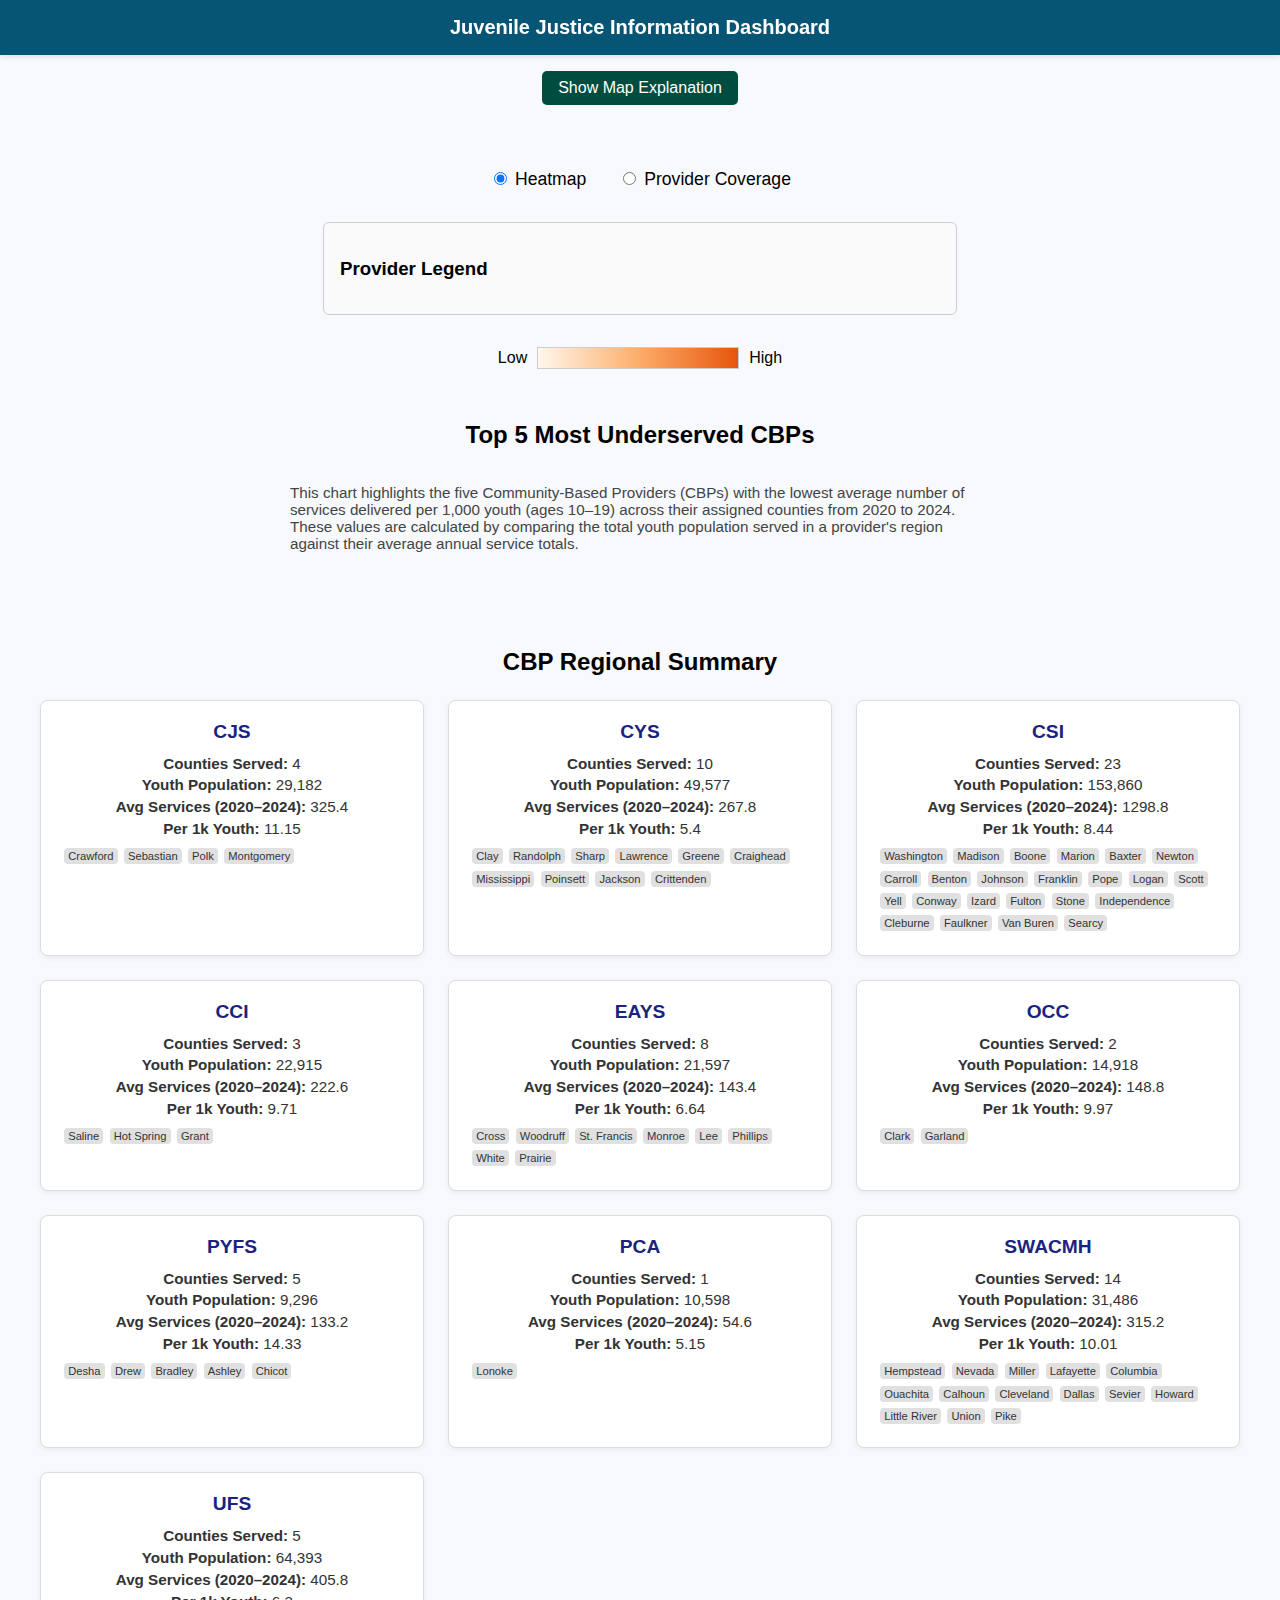
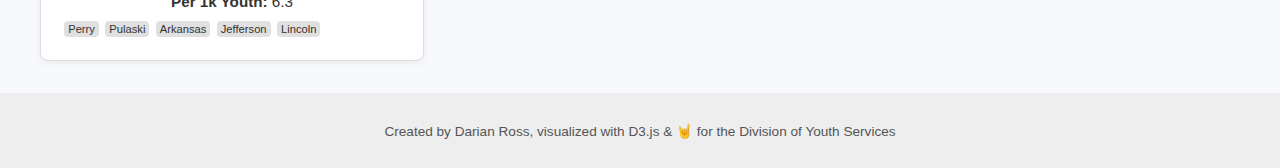
<file: index.html>
<!DOCTYPE html>
<html lang="en">
  <head>
    <meta charset="UTF-8" />
    <title>Arkansas County DHS-DYS Heatmap</title>
    <link rel="stylesheet" href="./styles/index.css" />
    <script src="https://d3js.org/d3.v7.min.js"></script>
    <script src="scripts/mapRenderer.js" defer></script>
  </head>

  <body>
    <header>
      <h1>Juvenile Justice Information Dashboard</h1>
    </header>
    <section id="data-description-wrapper">
      <button id="toggle-description">Show Map Explanation</button>

      <div id="data-description" style="display: none">
        <h2>What are you seeing?</h2>
        <p>
          This interactive map and dashboard visualize the youth services
          delivered across Arkansas by
          <strong>Community-Based Providers (CBPs)</strong> from 2020 to 2024.
          These services support youth aged <strong>10 to 19</strong> and vary
          by region based on need, access, and provider resources.
        </p>

        <p>The data is displayed in two visual modes:</p>
        <ul>
          <li>
            <strong>Heatmap</strong> – Each county is shaded based on the
            <em
              >average number of services delivered per 1,000 youth (ages
              10–19)</em
            >. However, please note: the total number of youth served by a CBP
            is reported as a single figure across all counties they serve. The
            shading for each county reflects that average proportionally — it
            does <em>not</em> represent the exact number of services delivered
            within that individual county.
          </li>
          <li>
            <strong>Provider Coverage</strong> – Each county is color-coded
            based on the CBP assigned to serve that area. This view illustrates
            service regions and the overall reach of each provider, regardless
            of where their actual services were delivered.
          </li>
        </ul>

        <p>
          Below the map, the <strong>CBP Regional Summary</strong> provides a
          breakdown of each provider’s reach, the total youth population they
          serve, average number of services provided, and their overall service
          rate per 1,000 youth across their designated counties.
        </p>

        <p>
          This visualization aims to inform decision-making, promote equity, and
          spotlight areas where youth may be underserved or where provider
          capacity may need to grow.
        </p>
      </div>
    </section>

    <main>
      <div id="county-modal" class="hidden">
        <div class="county-modal-content">
          <span id="close-modal" class="county-modal-close">&times;</span>
          <h2 id="modal-county-name">County Name</h2>
          <div id="modal-data-container"></div>
        </div>
      </div>
      <section id="map-controls">
        <label
          ><input type="radio" name="mapMode" value="heatmap" checked />
          Heatmap</label
        >
        <label
          ><input type="radio" name="mapMode" value="providers" /> Provider
          Coverage</label
        >
      </section>

      <div id="map-container"></div>
      <section id="provider-legend">
        <h3>Provider Legend</h3>
        <ul id="legend-list"></ul>
      </section>

      <div id="legend">
        <span>Low</span>
        <div class="legend-bar"></div>
        <span>High</span>
      </div>
    </main>
    <section id="top5-section">
      <h2>Top 5 Most Underserved CBPs</h2>
      <p class="top5-description">
        This chart highlights the five Community-Based Providers (CBPs) with the
        lowest average number of services delivered per 1,000 youth (ages 10–19)
        across their assigned counties from 2020 to 2024. These values are
        calculated by comparing the total youth population served in a
        provider's region against their average annual service totals.
      </p>
      <div id="top5-chart" class="responsive-chart"></div>
      <div id="top5-chart"></div>
    </section>

    <section id="cbp-summary-panel">
      <h2>CBP Regional Summary</h2>
      <div id="cbp-panel-container"></div>
    </section>

    <footer>
      <p>
        Created by Darian Ross, visualized with D3.js & 🤘 for the Division of
        Youth Services
      </p>
    </footer>

    <script src="scripts/cbpPanel.js"></script>
  </body>
</html>
</file>
<file: styles/index.css>
html {
  scroll-behavior: smooth;
}
body {
  font-family: "Segoe UI", sans-serif;
  background-color: #f7f9fc;
  margin: 0;
  padding: 0;
  text-align: center;
}
header {
  background-color:rgb(7, 85, 116);
  color: #fff;
  padding: 1rem 0;
  box-shadow: 0 2px 5px rgba(0, 0, 0, 0.1);
  position: sticky;
  top: 0;  /* Add this */
  z-index: 1002;
}
header h1 {
  margin: 0;
  font-size: 1.25rem;
}
header p {
  font-size: 1rem;
  margin: 0.5rem 0 0;
}
footer {
  background-color: #eeeeee;
  padding: 1rem;
  font-size: 0.85rem;
  margin-top: 2rem;
  color: #555;
}
main {
  padding: 2rem;
}
#map-container {
  position: relative;
  z-index: 1; /* Lower z-index than modal */
}

#map-container svg {
  max-width: 95%;
  position: relative;
  height: auto;
  z-index: 1;
}
#map-controls {
  margin: 1rem auto;
  display: flex;
  justify-content: center;
  gap: 2rem;
  font-size: 1.1rem;
}
#data-description {
  max-width: 800px;
  margin: 2rem auto;
  text-align: left;
  padding: 1rem;
  background: #fefefe;
  border: 1px solid #ccc;
  border-radius: 6px;
}
#provider-legend {
  max-width: 600px;
  margin: 2rem auto;
  text-align: left;
  padding: 1rem;
  background: #fafafa;
  border: 1px solid #ccc;
  border-radius: 6px;
}
#legend-list {
  list-style: none;
  padding: 0;
}
#legend-list li {
  display: flex;
  align-items: center;
  margin: 5px 0;
}
#legend-list span.color-box {
  display: inline-block;
  width: 20px;
  height: 20px;
  margin-right: 10px;
  border: 1px solid #999;
}
.tooltip {
  font-family: sans-serif;
  font-size: 13px;
  pointer-events: none;
  position: absolute;
  padding: 10px;
  background: #fff;
  border: 1px solid #ccc;
  border-radius: 5px;
  opacity: 0;
  z-index: 5;
}
#legend {
  display: flex;
  align-items: center;
  justify-content: center;
  gap: 10px;
  margin-top: 20px;
}
.legend-bar {
  width: 200px;
  height: 20px;
  background: linear-gradient(to right, #fff7ec, #fdae6b, #e6550d);
  border: 1px solid #ccc;
}

#cbp-panel-container {
  display: grid;
  grid-template-columns: repeat(auto-fit, minmax(300px, 1fr));
  gap: 1.5rem;
  margin: 1.5rem;
  padding: 0 1rem;
}
.cbp-card {
  background: #fff;
  border-radius: 8px;
  padding: 1.25rem;
  border: 1px solid #ddd;
  box-shadow: 0 2px 6px rgba(0, 0, 0, 0.06);
  transition: transform 0.2s ease;
  width: 100%; 
  box-sizing: border-box; 
}
.cbp-card:hover {
  transform: scale(1.02);
  box-shadow: 0 4px 12px rgba(0, 0, 0, 0.1);
}
.cbp-card h3 {
  margin: 0;
  font-size: 1.2rem;
  color: #1a237e;
}
.cbp-card ul {
  list-style: none;
  margin: 0.75rem 0 0;
  padding: 0;
  font-size: 0.95rem;
  color: #333;
}
.cbp-card ul li {
  margin: 0.3rem 0;
}
.cbp-card .badge {
  display: inline-block;
  background: #e0e0e0;
  color: #333;
  font-size: 0.75rem;
  margin: 0.2rem;
  padding: 2px 6px;
  border-radius: 4px;
}
.cbp-card .badge-container {
  display: flex;
  flex-wrap: wrap;
  margin-top: 0.75rem;
}
#toggle-description {
  display: block;
  margin: 1rem auto;
  background-color: #004d40;
  color: white;
  padding: 8px 16px;
  font-size: 1rem;
  border: none;
  border-radius: 5px;
  cursor: pointer;
  transition: all 0.2s ease;
}
#toggle-description:hover {
  background-color: #00796b;
}
.sparkline {
  margin-top: 1rem;
  text-align: center;
}
.top5-description {
  max-width: 700px;
  margin: 0.5rem auto 1rem;
  font-size: 0.95rem;
  color: #444;
  text-align: left;
  padding: 1em;
}
#top5-section {
  width: 100%;
  max-width: 800px;
  margin: 0 auto;
}
#top5-chart svg {
  width: 100%;
  height: auto;
}
#top5-chart {
  margin-bottom: 2rem;
}
.responsive-chart {
  width: 100%;
  max-width: 800px;
  margin: 0 auto;
  padding: 1rem;
  box-sizing: border-box;
}
.responsive-chart svg {
  width: 100%;
  height: auto;
  display: block;
}

#county-modal {
  display: none;
  position: fixed;
  top: 0;
  left: 0;
  right: 0;
  bottom: 0;
  width: 100vw;
  height: 100vh;
  background-color: rgba(0, 0, 0, 0.5);
  animation: fadeIn 0.3s ease-in-out;
  z-index: 9999; 
  justify-content: center;
  align-items: center;
  backdrop-filter: blur(3px);
}

/* Modal inner content box */
.county-modal-content {
  background: #ffffff;
  padding: 2rem; 
  border-radius: 8px;
  width: 90%;
  max-width: 600px;
  max-height: 80vh;
  overflow-y: auto;
  box-shadow: 0 4px 20px rgba(0, 0, 0, 0.15);
  animation: slideIn 0.3s ease-out;
}
/* Modal header */
#modal-county-name {
  margin: 0 0 1.5rem 0;
  color: #264653;
  padding-right: 30px; /* Space for close button */
}

/* Modal close button */
.county-modal-close {
  position: absolute;
  top: 15px;
  right: 15px;
  width: 30px;
  height: 30px;
  border: none;
  background: transparent;
  cursor: pointer;
  font-size: 1.5rem;
  color: #666;
  display: flex;
  align-items: center;
  justify-content: center;
  transition: color 0.2s ease;
}

/* Modal header */
#modal-county-name {
  margin: 0 0 1.5rem 0;
  color: #264653;
  padding-right: 30px; /* Space for close button */
}

.county-modal-close:hover {
  color: #000;
}

/* Modal content styling */
#modal-data-container {
  line-height: 1.6;
}

#modal-data-container p {
  margin: 0.5rem 0;
}

/* Utility class */
.hidden {
  display: none !important;
}

.cbp-toggle-btn {
  margin-top: 8px;
  padding: 4px 10px;
  background-color: #eee;
  border: 1px solid #bbb;
  border-radius: 4px;
  font-size: 0.8rem;
  cursor: pointer;
}

.cbp-details.hidden {
  display: none;
}

.cbp-year-table {
  width: 100%;
  font-size: 0.75rem;
  margin-top: 6px;
  border-collapse: collapse;
}

.cbp-year-table th,
.cbp-year-table td {
  text-align: left;
  padding: 2px 6px;
  border-bottom: 1px solid #ddd;
}

/* Animations */
@keyframes fadeIn {
  from { opacity: 0; }
  to { opacity: 1; }
}

@keyframes slideIn {
  from {
    transform: translateY(-20px);
    opacity: 0;
  }
  to {
    transform: translateY(0);
    opacity: 1;
  }
}


/* Responsive adjustments */
@media (max-width: 600px) {
  .county-modal-content {
    width: 95%;
    padding: 1.5rem;
    margin: 10px;
  }
}

size: 1.1rem;
  }

  .cbp-card ul {
    font-size: 0.9rem;
  }

  .cbp-card .badge-container {
    margin-top: 0.5rem;
  }

  .cbp-card .badge {
    font-size: 0.7rem;
    padding: 2px 4px;
  }
}

/* For very small screens */
@media (max-width: 480px) {
  #cbp-panel-container {
    margin: 0.5rem;
    gap: 0.75rem;
  }

  .cbp-card {
    padding: 0.75rem;
  }

  .cbp-card h3 {
    font-size: 1rem;
  }

  .cbp-card ul {
    font-size: 0.85rem;
    margin-top: 0.5rem;
  }

  .cbp-card ul li {
    margin: 0.2rem 0;
  }

  .cbp-year-table {
    font-size: 0.7rem;
  }

  .cbp-year-table th,
  .cbp-year-table td {
    padding: 2px 4px;
  }

  /* Adjust hover effect for touch devices */
  .cbp-card:hover {
    transform: scale(1.01);
  }
}

/* For landscape orientation on mobile devices */
@media (max-height: 500px) and (orientation: landscape) {
  #cbp-panel-container {
    grid-template-columns: repeat(auto-fit, minmax(250px, 1fr));
  }

  .cbp-card {
    max-height: 80vh;
    overflow-y: auto;
  }
}

/* Improve table responsiveness */
.cbp-year-table {
  width: 100%;
  overflow-x: auto;
  display: block;
}
</file>
